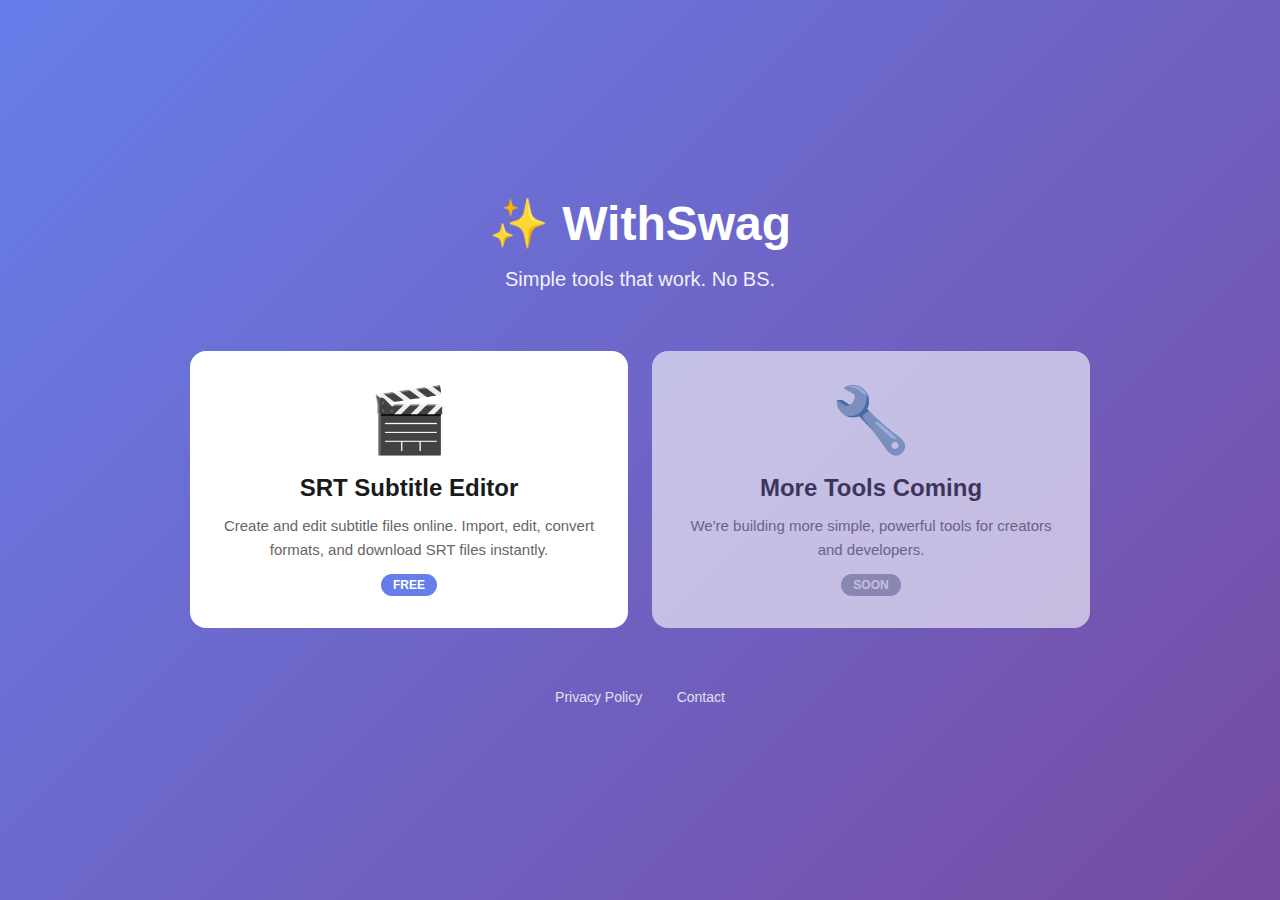
<file: index.html>
<!DOCTYPE html>
<html lang="en">
<head>
    <meta charset="UTF-8">
    <meta name="viewport" content="width=device-width, initial-scale=1.0">
    <meta name="google-site-verification" content="CJogfEqMmkvBKxVabOgBy2AohmgoVn7oTb3YML45U0g" />
    <meta name="google-site-verification" content="BBlcN8ypubt6rJoPCXf4N_86rEAA8cl8aVR-H-BCr_w" />
    <title>WithSwag - Simple Tools That Work</title>
    <meta name="description" content="Collection of simple, powerful web tools. Free online SRT subtitle editor and more tools for creators and developers.">
    <meta name="keywords" content="free tools, web tools, srt editor, subtitle editor, online tools">
    
    <!-- Open Graph -->
    <meta property="og:type" content="website">
    <meta property="og:url" content="https://withswag.org/">
    <meta property="og:title" content="WithSwag - Simple Tools That Work">
    <meta property="og:description" content="Free online tools for creators and developers. SRT subtitle editor and more.">
    
    <style>
        * {
            margin: 0;
            padding: 0;
            box-sizing: border-box;
        }
        
        body {
            font-family: -apple-system, BlinkMacSystemFont, 'Segoe UI', Roboto, sans-serif;
            background: linear-gradient(135deg, #667eea 0%, #764ba2 100%);
            min-height: 100vh;
            display: flex;
            align-items: center;
            justify-content: center;
            padding: 20px;
        }
        
        .container {
            max-width: 900px;
            width: 100%;
        }
        
        .header {
            text-align: center;
            color: white;
            margin-bottom: 60px;
        }
        
        .header h1 {
            font-size: 48px;
            margin-bottom: 16px;
            font-weight: 700;
        }
        
        .header p {
            font-size: 20px;
            opacity: 0.9;
        }
        
        .tools-grid {
            display: grid;
            grid-template-columns: repeat(auto-fit, minmax(300px, 1fr));
            gap: 24px;
        }
        
        .tool-card {
            background: white;
            border-radius: 16px;
            padding: 32px;
            text-align: center;
            transition: transform 0.2s, box-shadow 0.2s;
            cursor: pointer;
            text-decoration: none;
            color: inherit;
            display: block;
        }
        
        .tool-card:hover {
            transform: translateY(-4px);
            box-shadow: 0 12px 40px rgba(0,0,0,0.2);
        }
        
        .tool-icon {
            font-size: 64px;
            margin-bottom: 16px;
        }
        
        .tool-card h2 {
            font-size: 24px;
            color: #1a1a1a;
            margin-bottom: 12px;
        }
        
        .tool-card p {
            color: #666;
            font-size: 15px;
            line-height: 1.6;
        }
        
        .badge {
            display: inline-block;
            background: #667eea;
            color: white;
            padding: 4px 12px;
            border-radius: 12px;
            font-size: 12px;
            font-weight: 600;
            margin-top: 12px;
        }
        
        .coming-soon {
            opacity: 0.6;
            cursor: not-allowed;
        }
        
        .coming-soon:hover {
            transform: none;
        }
        
        @media (max-width: 768px) {
            .header h1 {
                font-size: 36px;
            }
            
            .header p {
                font-size: 18px;
            }
        }
    </style>
</head>
<body>
    <div class="container">
        <div class="header">
            <h1>✨ WithSwag</h1>
            <p>Simple tools that work. No BS.</p>
        </div>
        
        <div class="tools-grid">
            <a href="/srt-editor/" class="tool-card">
                <div class="tool-icon">🎬</div>
                <h2>SRT Subtitle Editor</h2>
                <p>Create and edit subtitle files online. Import, edit, convert formats, and download SRT files instantly.</p>
                <span class="badge">FREE</span>
            </a>
            
            <div class="tool-card coming-soon">
                <div class="tool-icon">🔧</div>
                <h2>More Tools Coming</h2>
                <p>We're building more simple, powerful tools for creators and developers.</p>
                <span class="badge" style="background: #9ca3af;">SOON</span>
            </div>
        </div>
        
        <div style="text-align: center; margin-top: 60px;">
            <a href="/privacy.html" style="color: white; text-decoration: none; font-size: 14px; opacity: 0.8; margin: 0 15px;">Privacy Policy</a>
            <a href="mailto:privacy@withswag.org" style="color: white; text-decoration: none; font-size: 14px; opacity: 0.8; margin: 0 15px;">Contact</a>
        </div>
    </div>
</body>
</html>
</file>
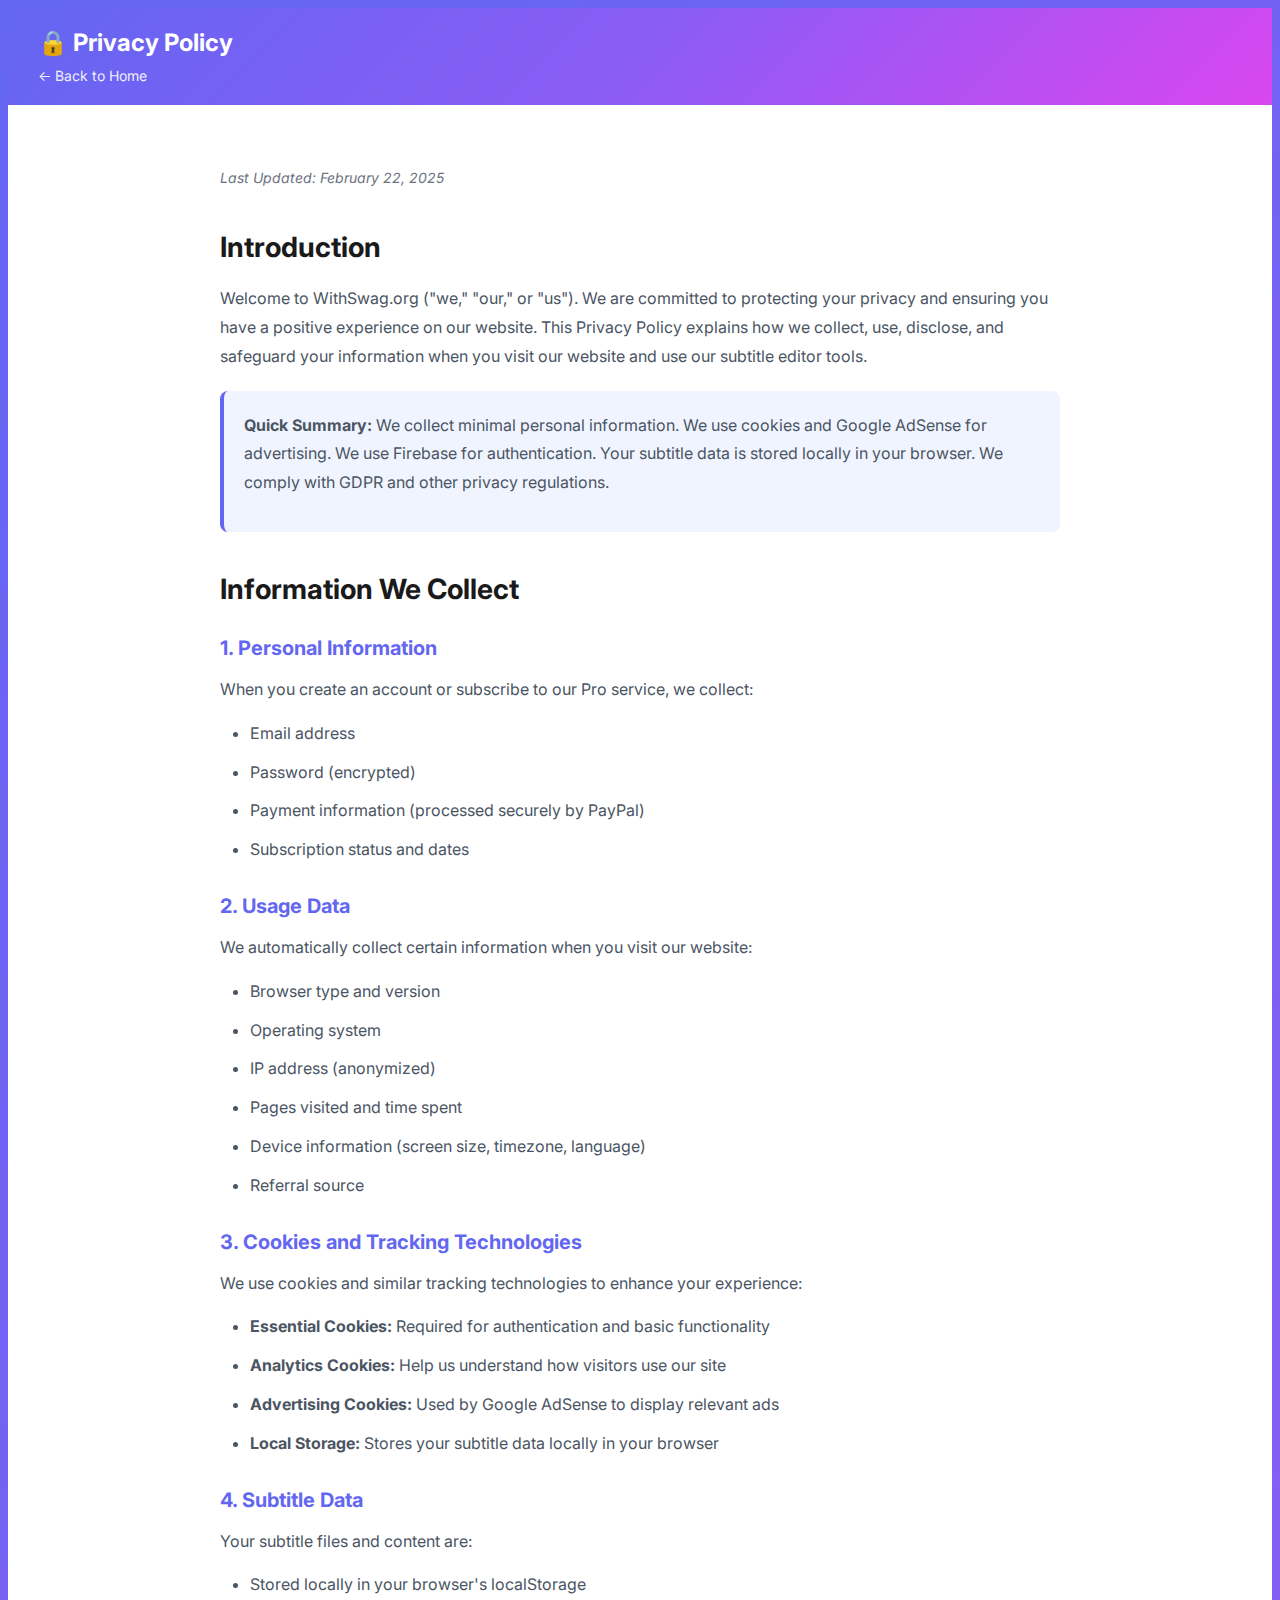
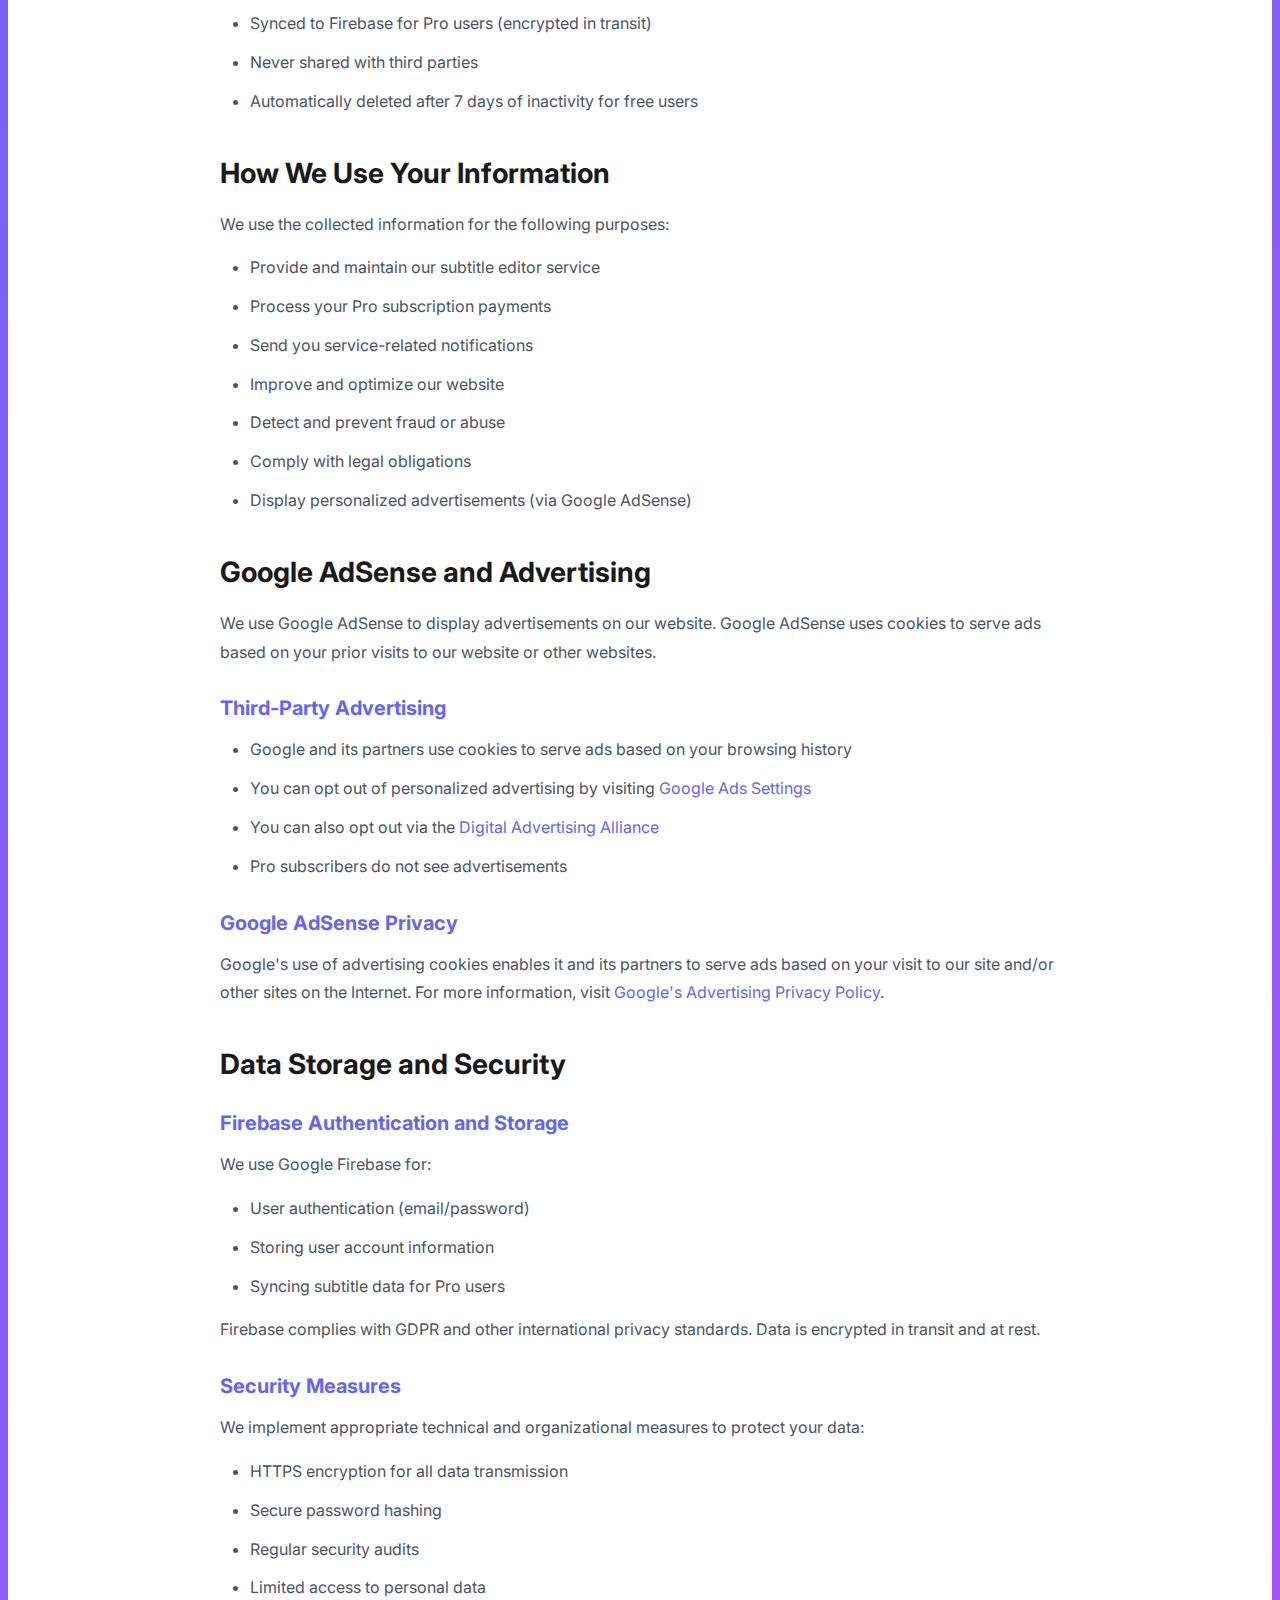
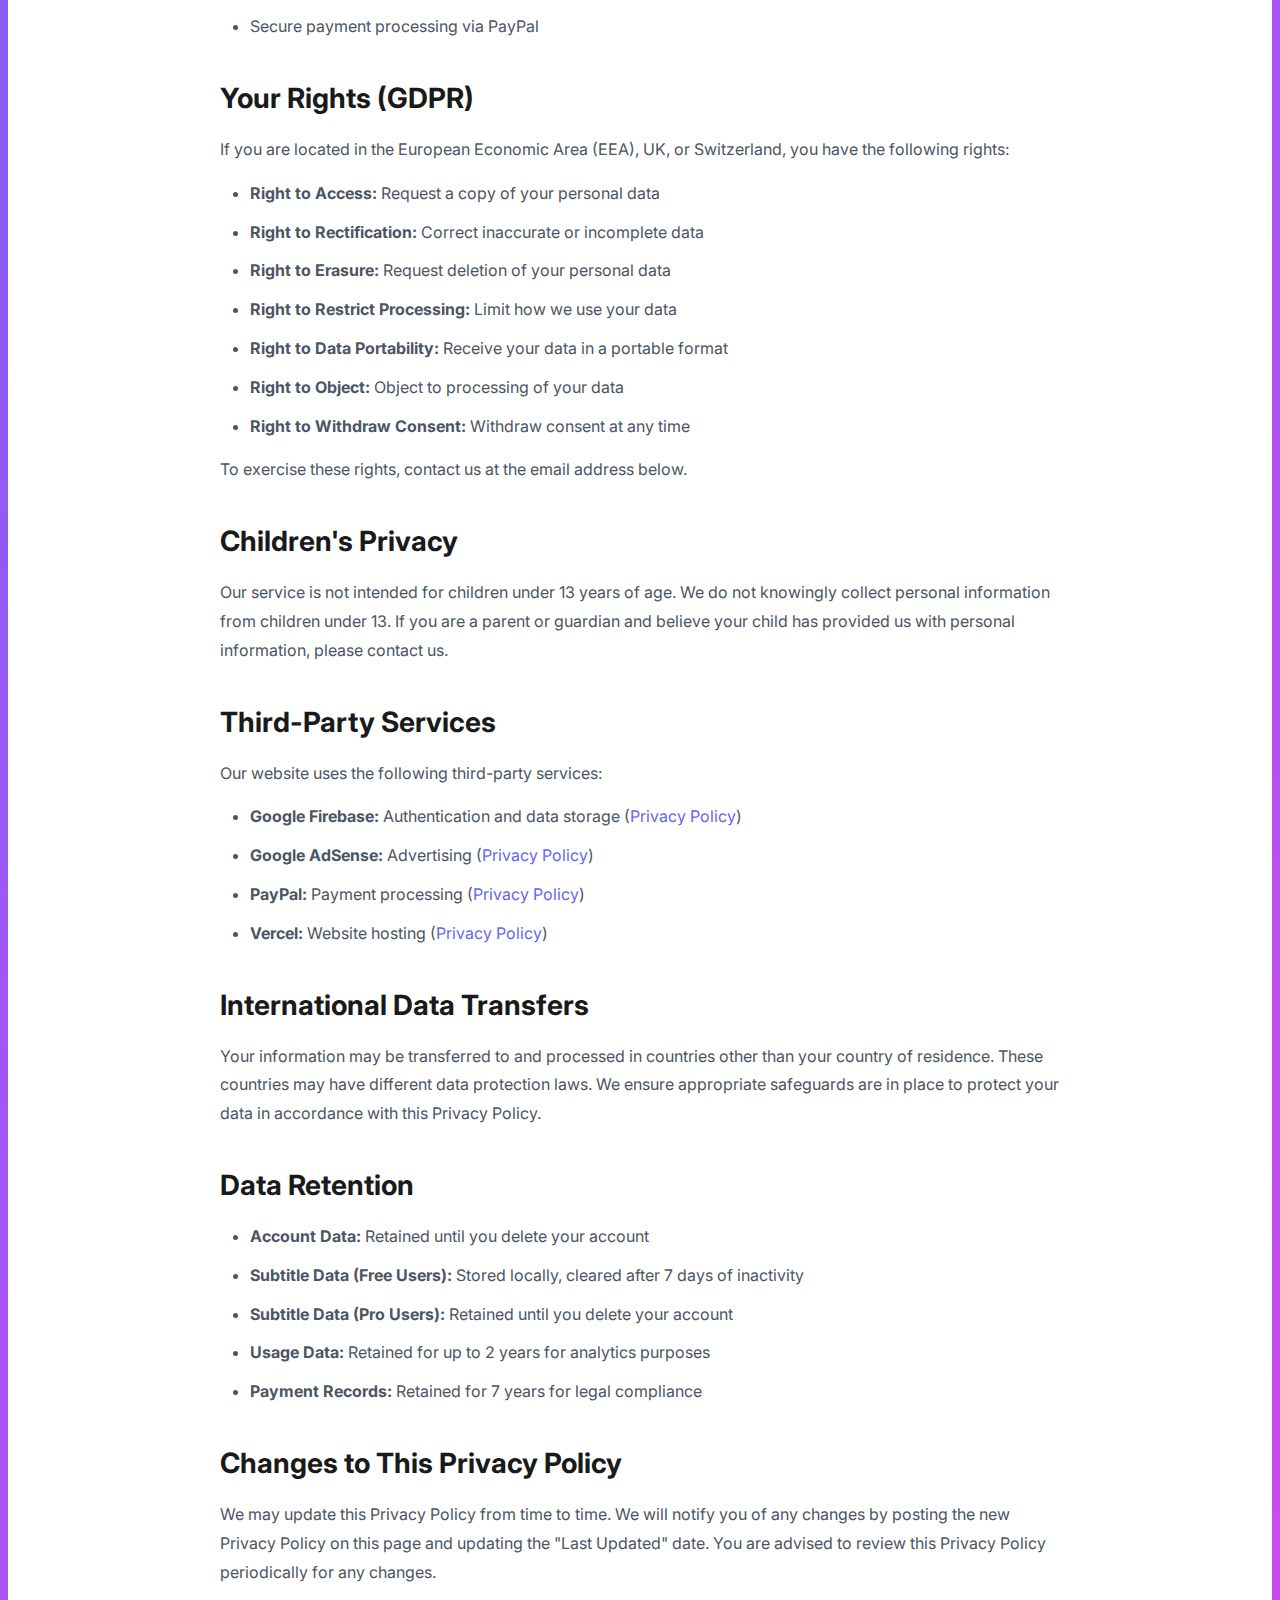
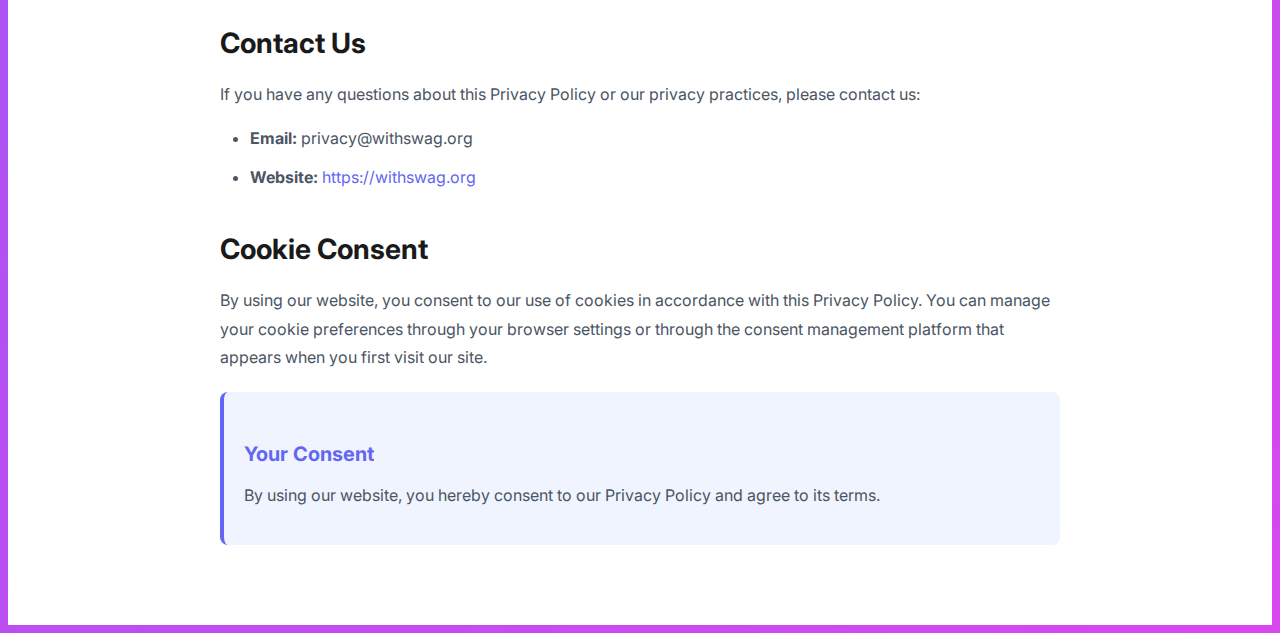
<file: privacy.html>
<!DOCTYPE html>
<html lang="en">
<head>
    <meta charset="UTF-8">
    <meta name="viewport" content="width=device-width, initial-scale=1.0">
    <meta name="google-site-verification" content="BBlcN8ypubt6rJoPCXf4N_86rEAA8cl8aVR-H-BCr_w" />
    <title>Privacy Policy | WithSwag</title>
    <meta name="description" content="Privacy Policy for WithSwag.org - Learn how we collect, use, and protect your data.">
    <meta name="robots" content="index, follow">
    <link rel="icon" href="data:image/svg+xml,<svg xmlns=%22http://www.w3.org/2000/svg%22 viewBox=%220 0 100 100%22><text y=%22.9em%22 font-size=%2290%22>🎬</text></svg>">
    
    <!-- Google Fonts -->
    <link rel="preconnect" href="https://fonts.googleapis.com">
    <link rel="preconnect" href="https://fonts.gstatic.com" crossorigin>
    <link href="https://fonts.googleapis.com/css2?family=Inter:wght@400;500;600;700&display=swap" rel="stylesheet">
    
    <style>
        * {
            margin: 0;
            padding: 0;
            box-sizing: border-box;
        }
        
        body {
            font-family: 'Inter', -apple-system, BlinkMacSystemFont, 'Segoe UI', Roboto, sans-serif;
            background: linear-gradient(135deg, #6366f1 0%, #8b5cf6 50%, #d946ef 100%);
            min-height: 100vh;
            padding: 0;
            margin: 0;
        }
        
        .container {
            min-height: 100vh;
            background: white;
            border: 8px solid transparent;
            border-image: linear-gradient(135deg, #6366f1 0%, #8b5cf6 50%, #d946ef 100%) 1;
        }
        
        header {
            background: linear-gradient(135deg, #6366f1 0%, #8b5cf6 50%, #d946ef 100%);
            color: white;
            padding: 20px 30px;
        }
        
        header h1 {
            font-size: 24px;
            font-weight: 700;
        }
        
        .back-link {
            color: white;
            text-decoration: none;
            font-size: 14px;
            display: inline-block;
            margin-top: 10px;
            opacity: 0.9;
        }
        
        .back-link:hover {
            opacity: 1;
            text-decoration: underline;
        }
        
        .content {
            max-width: 900px;
            margin: 0 auto;
            padding: 60px 30px;
        }
        
        h2 {
            color: #1a1a1a;
            font-size: 28px;
            margin-bottom: 20px;
            margin-top: 40px;
        }
        
        h2:first-child {
            margin-top: 0;
        }
        
        h3 {
            color: #6366f1;
            font-size: 20px;
            margin-bottom: 15px;
            margin-top: 30px;
        }
        
        p {
            color: #4b5563;
            line-height: 1.8;
            margin-bottom: 15px;
            font-size: 16px;
        }
        
        ul {
            margin: 15px 0;
            padding-left: 30px;
        }
        
        li {
            color: #4b5563;
            line-height: 1.8;
            margin-bottom: 10px;
        }
        
        .highlight-box {
            background: #f0f4ff;
            border-left: 4px solid #6366f1;
            padding: 20px;
            margin: 20px 0;
            border-radius: 8px;
        }
        
        .last-updated {
            color: #6b7280;
            font-size: 14px;
            font-style: italic;
            margin-bottom: 30px;
        }
        
        a {
            color: #6366f1;
            text-decoration: none;
        }
        
        a:hover {
            text-decoration: underline;
        }
        
        @media (max-width: 768px) {
            .content {
                padding: 40px 20px;
            }
            
            h2 {
                font-size: 24px;
            }
            
            h3 {
                font-size: 18px;
            }
        }
    </style>
</head>
<body>
    <div class="container">
        <header>
            <h1>🔒 Privacy Policy</h1>
            <a href="/" class="back-link">← Back to Home</a>
        </header>
        
        <div class="content">
            <p class="last-updated">Last Updated: February 22, 2025</p>
            
            <h2>Introduction</h2>
            <p>Welcome to WithSwag.org ("we," "our," or "us"). We are committed to protecting your privacy and ensuring you have a positive experience on our website. This Privacy Policy explains how we collect, use, disclose, and safeguard your information when you visit our website and use our subtitle editor tools.</p>
            
            <div class="highlight-box">
                <p><strong>Quick Summary:</strong> We collect minimal personal information. We use cookies and Google AdSense for advertising. We use Firebase for authentication. Your subtitle data is stored locally in your browser. We comply with GDPR and other privacy regulations.</p>
            </div>
            
            <h2>Information We Collect</h2>
            
            <h3>1. Personal Information</h3>
            <p>When you create an account or subscribe to our Pro service, we collect:</p>
            <ul>
                <li>Email address</li>
                <li>Password (encrypted)</li>
                <li>Payment information (processed securely by PayPal)</li>
                <li>Subscription status and dates</li>
            </ul>
            
            <h3>2. Usage Data</h3>
            <p>We automatically collect certain information when you visit our website:</p>
            <ul>
                <li>Browser type and version</li>
                <li>Operating system</li>
                <li>IP address (anonymized)</li>
                <li>Pages visited and time spent</li>
                <li>Device information (screen size, timezone, language)</li>
                <li>Referral source</li>
            </ul>
            
            <h3>3. Cookies and Tracking Technologies</h3>
            <p>We use cookies and similar tracking technologies to enhance your experience:</p>
            <ul>
                <li><strong>Essential Cookies:</strong> Required for authentication and basic functionality</li>
                <li><strong>Analytics Cookies:</strong> Help us understand how visitors use our site</li>
                <li><strong>Advertising Cookies:</strong> Used by Google AdSense to display relevant ads</li>
                <li><strong>Local Storage:</strong> Stores your subtitle data locally in your browser</li>
            </ul>
            
            <h3>4. Subtitle Data</h3>
            <p>Your subtitle files and content are:</p>
            <ul>
                <li>Stored locally in your browser's localStorage</li>
                <li>Synced to Firebase for Pro users (encrypted in transit)</li>
                <li>Never shared with third parties</li>
                <li>Automatically deleted after 7 days of inactivity for free users</li>
            </ul>
            
            <h2>How We Use Your Information</h2>
            <p>We use the collected information for the following purposes:</p>
            <ul>
                <li>Provide and maintain our subtitle editor service</li>
                <li>Process your Pro subscription payments</li>
                <li>Send you service-related notifications</li>
                <li>Improve and optimize our website</li>
                <li>Detect and prevent fraud or abuse</li>
                <li>Comply with legal obligations</li>
                <li>Display personalized advertisements (via Google AdSense)</li>
            </ul>
            
            <h2>Google AdSense and Advertising</h2>
            <p>We use Google AdSense to display advertisements on our website. Google AdSense uses cookies to serve ads based on your prior visits to our website or other websites.</p>
            
            <h3>Third-Party Advertising</h3>
            <ul>
                <li>Google and its partners use cookies to serve ads based on your browsing history</li>
                <li>You can opt out of personalized advertising by visiting <a href="https://www.google.com/settings/ads" target="_blank">Google Ads Settings</a></li>
                <li>You can also opt out via the <a href="http://www.aboutads.info/choices/" target="_blank">Digital Advertising Alliance</a></li>
                <li>Pro subscribers do not see advertisements</li>
            </ul>
            
            <h3>Google AdSense Privacy</h3>
            <p>Google's use of advertising cookies enables it and its partners to serve ads based on your visit to our site and/or other sites on the Internet. For more information, visit <a href="https://policies.google.com/technologies/ads" target="_blank">Google's Advertising Privacy Policy</a>.</p>
            
            <h2>Data Storage and Security</h2>
            
            <h3>Firebase Authentication and Storage</h3>
            <p>We use Google Firebase for:</p>
            <ul>
                <li>User authentication (email/password)</li>
                <li>Storing user account information</li>
                <li>Syncing subtitle data for Pro users</li>
            </ul>
            <p>Firebase complies with GDPR and other international privacy standards. Data is encrypted in transit and at rest.</p>
            
            <h3>Security Measures</h3>
            <p>We implement appropriate technical and organizational measures to protect your data:</p>
            <ul>
                <li>HTTPS encryption for all data transmission</li>
                <li>Secure password hashing</li>
                <li>Regular security audits</li>
                <li>Limited access to personal data</li>
                <li>Secure payment processing via PayPal</li>
            </ul>
            
            <h2>Your Rights (GDPR)</h2>
            <p>If you are located in the European Economic Area (EEA), UK, or Switzerland, you have the following rights:</p>
            <ul>
                <li><strong>Right to Access:</strong> Request a copy of your personal data</li>
                <li><strong>Right to Rectification:</strong> Correct inaccurate or incomplete data</li>
                <li><strong>Right to Erasure:</strong> Request deletion of your personal data</li>
                <li><strong>Right to Restrict Processing:</strong> Limit how we use your data</li>
                <li><strong>Right to Data Portability:</strong> Receive your data in a portable format</li>
                <li><strong>Right to Object:</strong> Object to processing of your data</li>
                <li><strong>Right to Withdraw Consent:</strong> Withdraw consent at any time</li>
            </ul>
            <p>To exercise these rights, contact us at the email address below.</p>
            
            <h2>Children's Privacy</h2>
            <p>Our service is not intended for children under 13 years of age. We do not knowingly collect personal information from children under 13. If you are a parent or guardian and believe your child has provided us with personal information, please contact us.</p>
            
            <h2>Third-Party Services</h2>
            <p>Our website uses the following third-party services:</p>
            <ul>
                <li><strong>Google Firebase:</strong> Authentication and data storage (<a href="https://firebase.google.com/support/privacy" target="_blank">Privacy Policy</a>)</li>
                <li><strong>Google AdSense:</strong> Advertising (<a href="https://policies.google.com/privacy" target="_blank">Privacy Policy</a>)</li>
                <li><strong>PayPal:</strong> Payment processing (<a href="https://www.paypal.com/privacy" target="_blank">Privacy Policy</a>)</li>
                <li><strong>Vercel:</strong> Website hosting (<a href="https://vercel.com/legal/privacy-policy" target="_blank">Privacy Policy</a>)</li>
            </ul>
            
            <h2>International Data Transfers</h2>
            <p>Your information may be transferred to and processed in countries other than your country of residence. These countries may have different data protection laws. We ensure appropriate safeguards are in place to protect your data in accordance with this Privacy Policy.</p>
            
            <h2>Data Retention</h2>
            <ul>
                <li><strong>Account Data:</strong> Retained until you delete your account</li>
                <li><strong>Subtitle Data (Free Users):</strong> Stored locally, cleared after 7 days of inactivity</li>
                <li><strong>Subtitle Data (Pro Users):</strong> Retained until you delete your account</li>
                <li><strong>Usage Data:</strong> Retained for up to 2 years for analytics purposes</li>
                <li><strong>Payment Records:</strong> Retained for 7 years for legal compliance</li>
            </ul>
            
            <h2>Changes to This Privacy Policy</h2>
            <p>We may update this Privacy Policy from time to time. We will notify you of any changes by posting the new Privacy Policy on this page and updating the "Last Updated" date. You are advised to review this Privacy Policy periodically for any changes.</p>
            
            <h2>Contact Us</h2>
            <p>If you have any questions about this Privacy Policy or our privacy practices, please contact us:</p>
            <ul>
                <li><strong>Email:</strong> privacy@withswag.org</li>
                <li><strong>Website:</strong> <a href="https://withswag.org">https://withswag.org</a></li>
            </ul>
            
            <h2>Cookie Consent</h2>
            <p>By using our website, you consent to our use of cookies in accordance with this Privacy Policy. You can manage your cookie preferences through your browser settings or through the consent management platform that appears when you first visit our site.</p>
            
            <div class="highlight-box">
                <h3>Your Consent</h3>
                <p>By using our website, you hereby consent to our Privacy Policy and agree to its terms.</p>
            </div>
        </div>
    </div>
</body>
</html>
</file>
